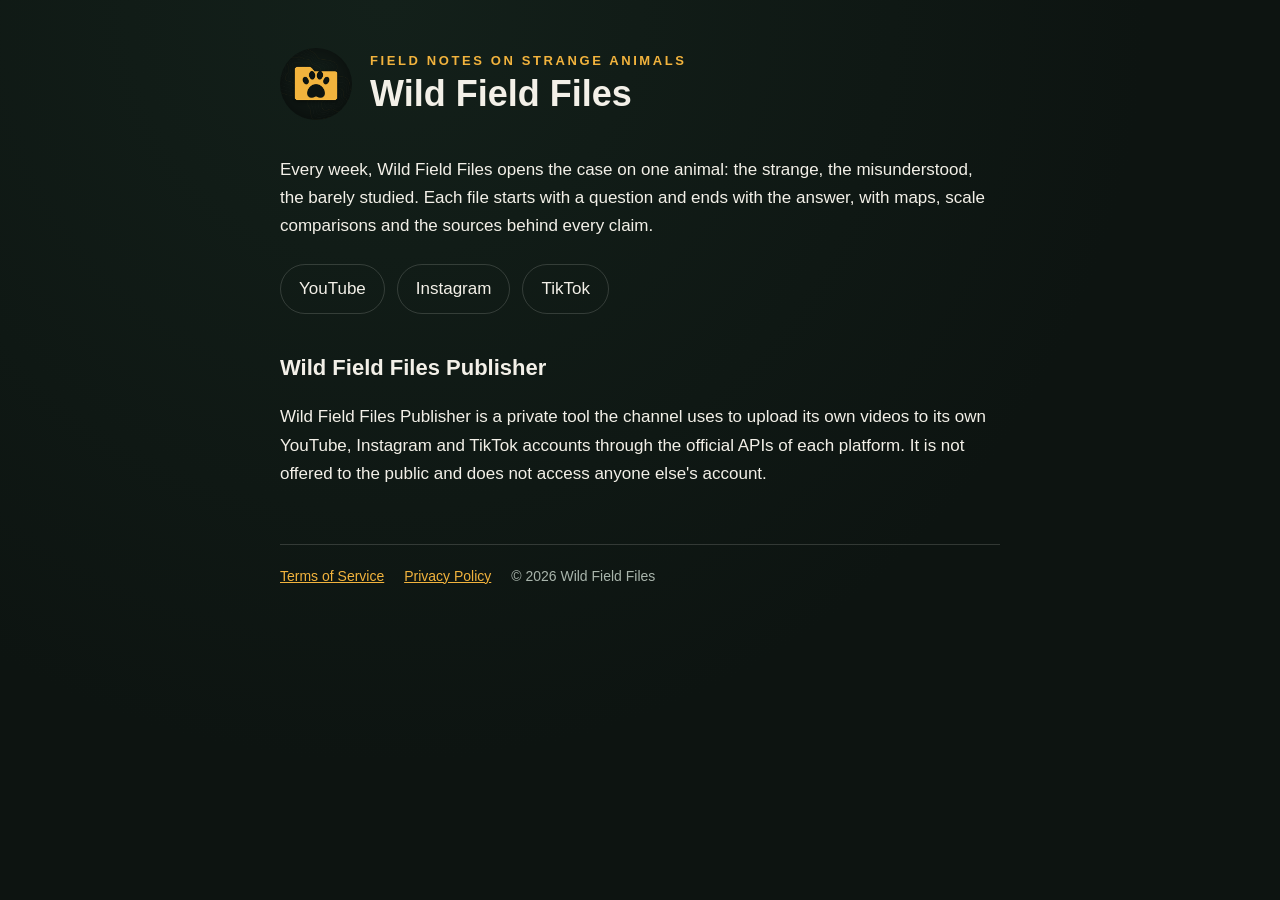
<file: index.html>
<!doctype html>
<html lang="en">
<head>
  <meta charset="utf-8">
  <meta name="viewport" content="width=device-width, initial-scale=1">
  <title>Wild Field Files</title>
  <meta name="description" content="Wild Field Files: strange animals, explained. One animal, one mystery, a new file every week.">
  <link rel="icon" href="logo.png">
  <link rel="stylesheet" href="estilo.css">
</head>
<body>
<main>
  <header>
    <img src="logo.png" alt="Wild Field Files logo">
    <div>
      <div class="marca">Field notes on strange animals</div>
      <h1>Wild Field Files</h1>
    </div>
  </header>

  <p>Every week, Wild Field Files opens the case on one animal: the strange, the misunderstood, the barely studied. Each file starts with a question and ends with the answer, with maps, scale comparisons and the sources behind every claim.</p>

  <ul class="redes">
    <li><a href="https://www.youtube.com/@wildfieldfiles">YouTube</a></li>
    <li><a href="https://www.instagram.com/wildfieldfiles/">Instagram</a></li>
    <li><a href="https://www.tiktok.com/@wildfieldfiles">TikTok</a></li>
  </ul>

  <h2>Wild Field Files Publisher</h2>
  <p>Wild Field Files Publisher is a private tool the channel uses to upload its own videos to its own YouTube, Instagram and TikTok accounts through the official APIs of each platform. It is not offered to the public and does not access anyone else's account.</p>

  <footer>
    <a href="terms.html">Terms of Service</a>
    <a href="privacy.html">Privacy Policy</a>
    <span>© 2026 Wild Field Files</span>
  </footer>
</main>
</body>
</html>
</file>
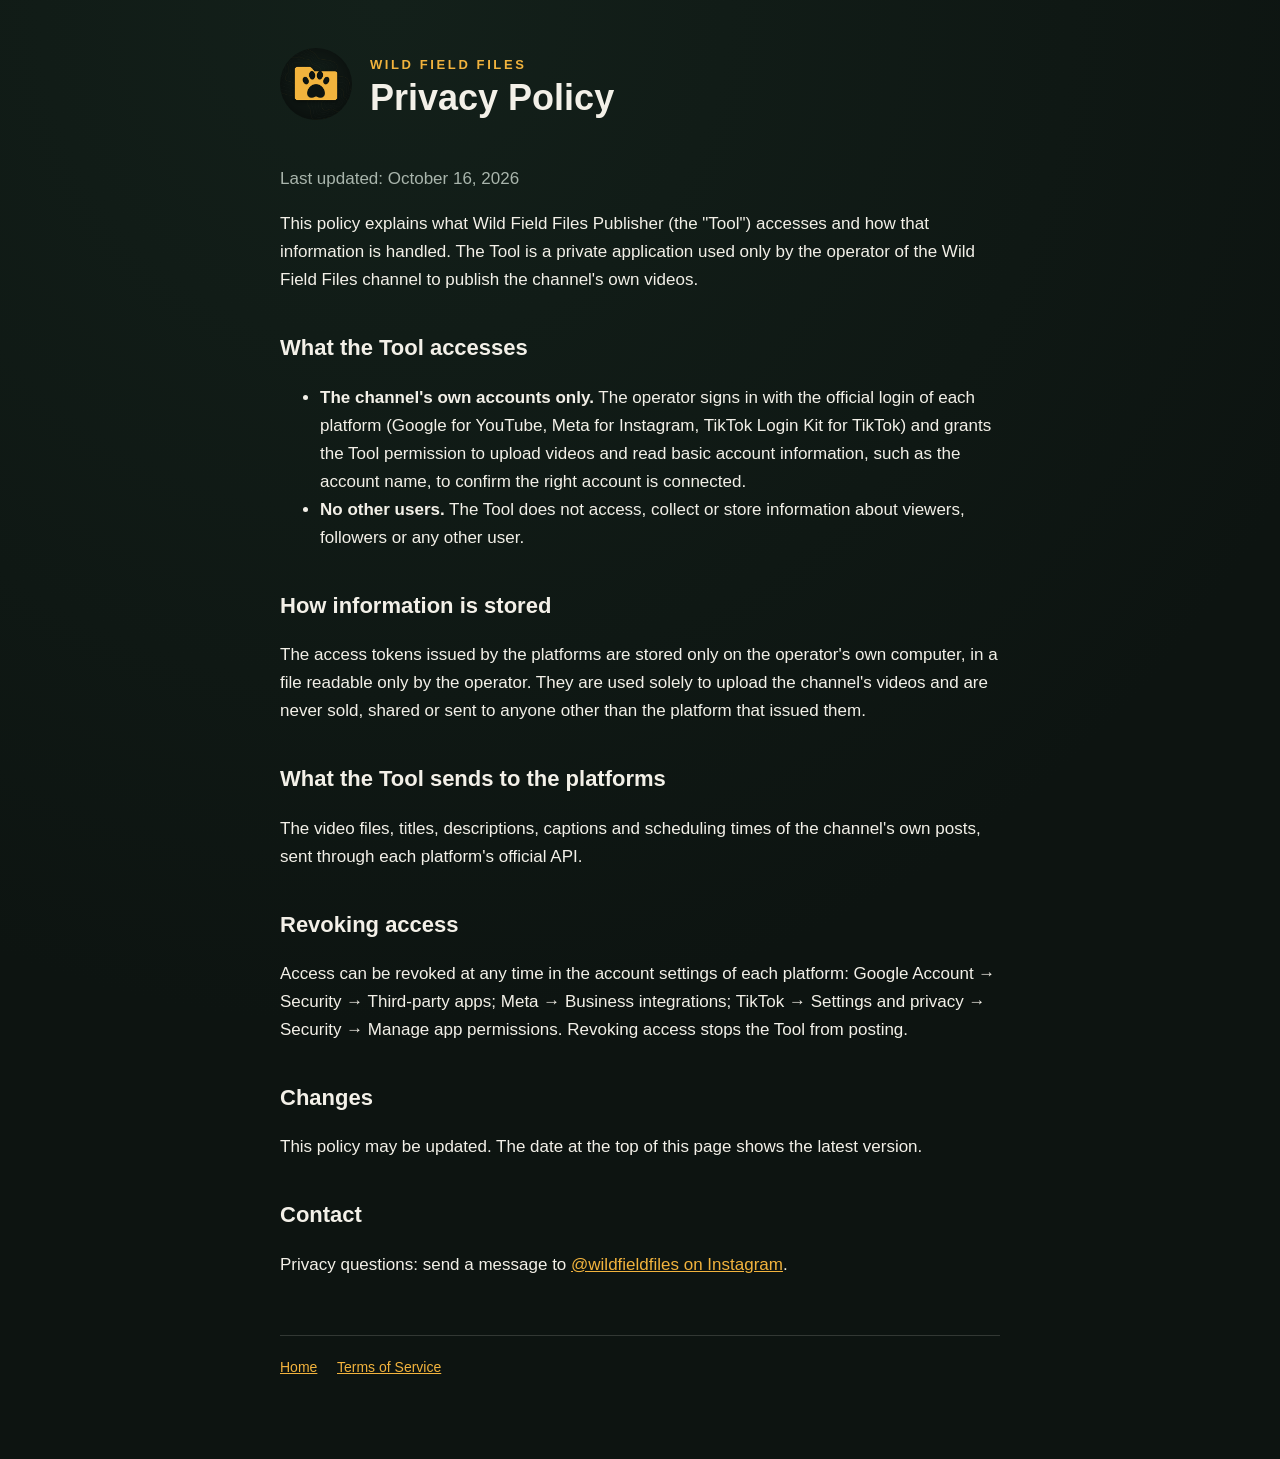
<file: privacy.html>
<!doctype html>
<html lang="en">
<head>
  <meta charset="utf-8">
  <meta name="viewport" content="width=device-width, initial-scale=1">
  <title>Privacy Policy · Wild Field Files</title>
  <link rel="icon" href="logo.png">
  <link rel="stylesheet" href="estilo.css">
</head>
<body>
<main>
  <header>
    <a href="index.html"><img src="logo.png" alt="Wild Field Files logo"></a>
    <div>
      <div class="marca">Wild Field Files</div>
      <h1>Privacy Policy</h1>
    </div>
  </header>
  <p class="suave">Last updated: October 16, 2026</p>

  <p>This policy explains what Wild Field Files Publisher (the "Tool") accesses and how that information is handled. The Tool is a private application used only by the operator of the Wild Field Files channel to publish the channel's own videos.</p>

  <h2>What the Tool accesses</h2>
  <ul>
    <li><strong>The channel's own accounts only.</strong> The operator signs in with the official login of each platform (Google for YouTube, Meta for Instagram, TikTok Login Kit for TikTok) and grants the Tool permission to upload videos and read basic account information, such as the account name, to confirm the right account is connected.</li>
    <li><strong>No other users.</strong> The Tool does not access, collect or store information about viewers, followers or any other user.</li>
  </ul>

  <h2>How information is stored</h2>
  <p>The access tokens issued by the platforms are stored only on the operator's own computer, in a file readable only by the operator. They are used solely to upload the channel's videos and are never sold, shared or sent to anyone other than the platform that issued them.</p>

  <h2>What the Tool sends to the platforms</h2>
  <p>The video files, titles, descriptions, captions and scheduling times of the channel's own posts, sent through each platform's official API.</p>

  <h2>Revoking access</h2>
  <p>Access can be revoked at any time in the account settings of each platform: Google Account → Security → Third-party apps; Meta → Business integrations; TikTok → Settings and privacy → Security → Manage app permissions. Revoking access stops the Tool from posting.</p>

  <h2>Changes</h2>
  <p>This policy may be updated. The date at the top of this page shows the latest version.</p>

  <h2>Contact</h2>
  <p>Privacy questions: send a message to <a href="https://www.instagram.com/wildfieldfiles/">@wildfieldfiles on Instagram</a>.</p>

  <footer>
    <a href="index.html">Home</a>
    <a href="terms.html">Terms of Service</a>
  </footer>
</main>
</body>
</html>
</file>
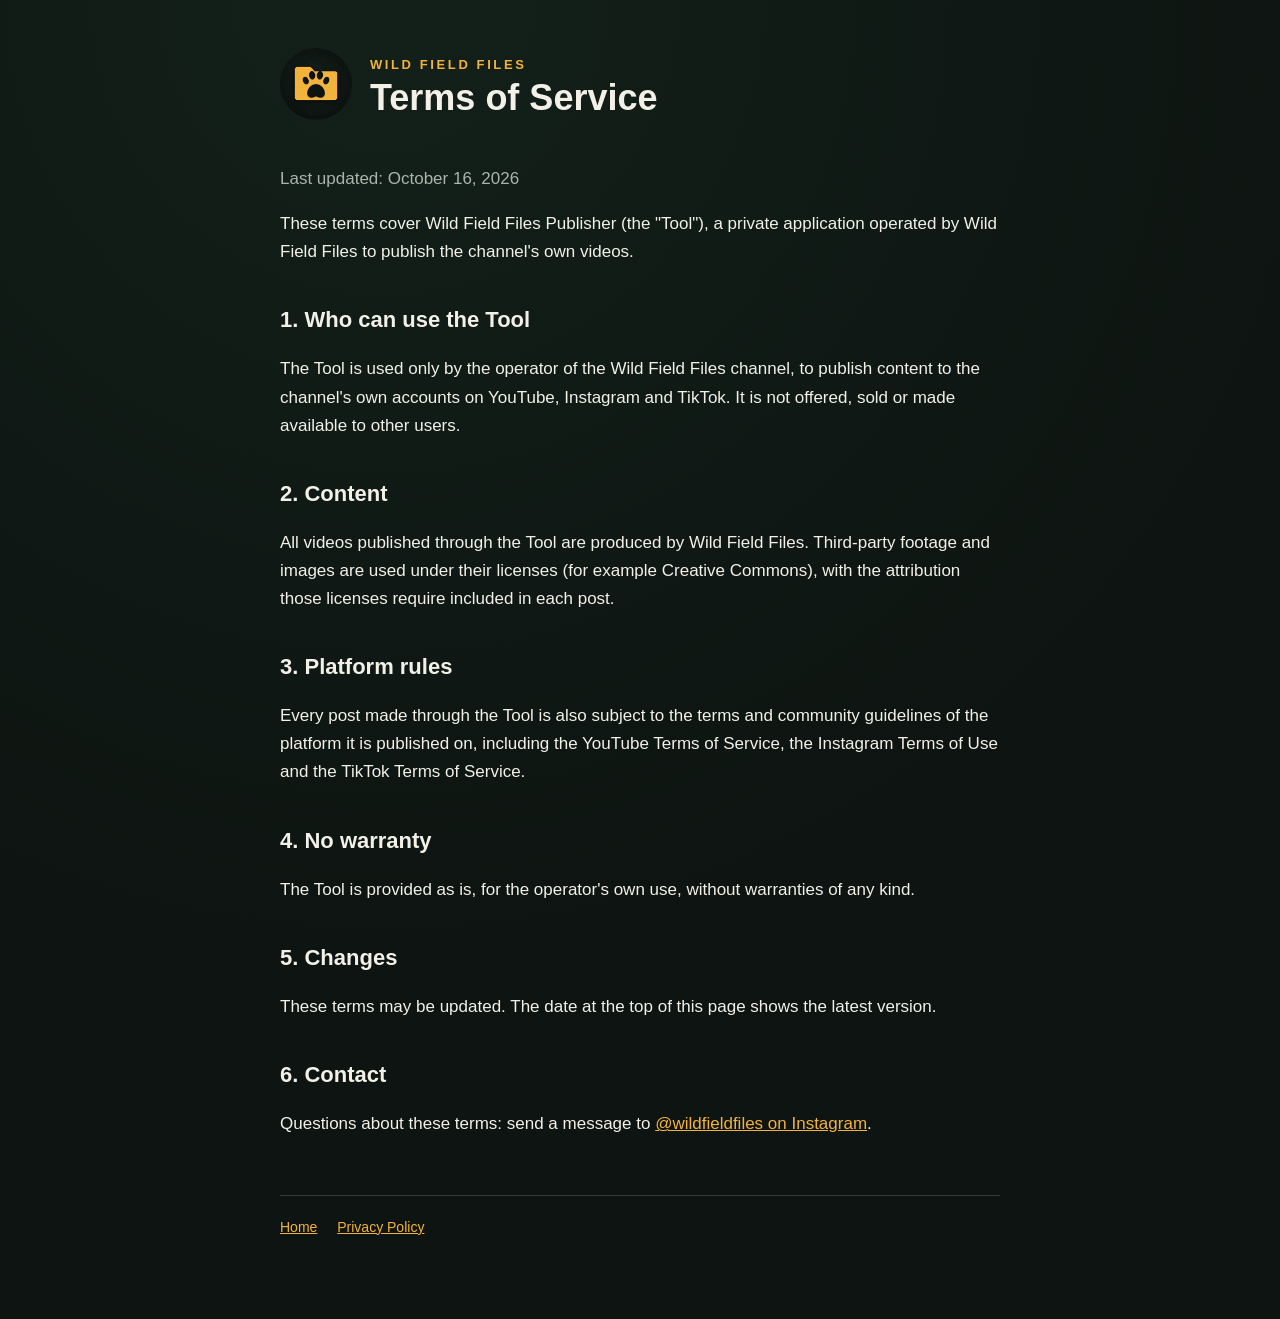
<file: terms.html>
<!doctype html>
<html lang="en">
<head>
  <meta charset="utf-8">
  <meta name="viewport" content="width=device-width, initial-scale=1">
  <title>Terms of Service · Wild Field Files</title>
  <link rel="icon" href="logo.png">
  <link rel="stylesheet" href="estilo.css">
</head>
<body>
<main>
  <header>
    <a href="index.html"><img src="logo.png" alt="Wild Field Files logo"></a>
    <div>
      <div class="marca">Wild Field Files</div>
      <h1>Terms of Service</h1>
    </div>
  </header>
  <p class="suave">Last updated: October 16, 2026</p>

  <p>These terms cover Wild Field Files Publisher (the "Tool"), a private application operated by Wild Field Files to publish the channel's own videos.</p>

  <h2>1. Who can use the Tool</h2>
  <p>The Tool is used only by the operator of the Wild Field Files channel, to publish content to the channel's own accounts on YouTube, Instagram and TikTok. It is not offered, sold or made available to other users.</p>

  <h2>2. Content</h2>
  <p>All videos published through the Tool are produced by Wild Field Files. Third-party footage and images are used under their licenses (for example Creative Commons), with the attribution those licenses require included in each post.</p>

  <h2>3. Platform rules</h2>
  <p>Every post made through the Tool is also subject to the terms and community guidelines of the platform it is published on, including the YouTube Terms of Service, the Instagram Terms of Use and the TikTok Terms of Service.</p>

  <h2>4. No warranty</h2>
  <p>The Tool is provided as is, for the operator's own use, without warranties of any kind.</p>

  <h2>5. Changes</h2>
  <p>These terms may be updated. The date at the top of this page shows the latest version.</p>

  <h2>6. Contact</h2>
  <p>Questions about these terms: send a message to <a href="https://www.instagram.com/wildfieldfiles/">@wildfieldfiles on Instagram</a>.</p>

  <footer>
    <a href="index.html">Home</a>
    <a href="privacy.html">Privacy Policy</a>
  </footer>
</main>
</body>
</html>
</file>
<file: estilo.css>
:root {
  --fundo: #0d1411;
  --fundo2: #13201a;
  --texto: #f3f0e8;
  --suave: #a9b5ac;
  --destaque: #f2b33d;
  --linha: rgba(243, 240, 232, 0.16);
}
* { box-sizing: border-box; }
html, body { margin: 0; }
body {
  background: radial-gradient(circle at 30% 0%, var(--fundo2) 0%, var(--fundo) 60%);
  color: var(--texto);
  font: 17px/1.65 Inter, "Helvetica Neue", Arial, sans-serif;
  min-height: 100vh;
}
main { max-width: 760px; margin: 0 auto; padding: 48px 20px 80px; }
header { display: flex; align-items: center; gap: 18px; margin-bottom: 36px; }
header img { width: 72px; height: 72px; border-radius: 50%; }
header a { color: var(--texto); text-decoration: none; }
.marca { font: 800 13px/1 Inter, Arial, sans-serif; letter-spacing: 0.2em; color: var(--destaque); text-transform: uppercase; }
h1 { font-size: 36px; line-height: 1.15; margin: 6px 0 0; }
h2 { font-size: 22px; margin: 36px 0 8px; }
p, li { color: var(--texto); }
.suave { color: var(--suave); }
a { color: var(--destaque); }
.redes { display: flex; flex-wrap: wrap; gap: 12px; margin: 24px 0; padding: 0; list-style: none; }
.redes a { display: inline-block; padding: 10px 18px; border: 1px solid var(--linha); border-radius: 999px; text-decoration: none; color: var(--texto); }
.redes a:hover { border-color: var(--destaque); }
footer { margin-top: 56px; padding-top: 20px; border-top: 1px solid var(--linha); color: var(--suave); font-size: 14px; }
footer a { margin-right: 16px; }
</file>
